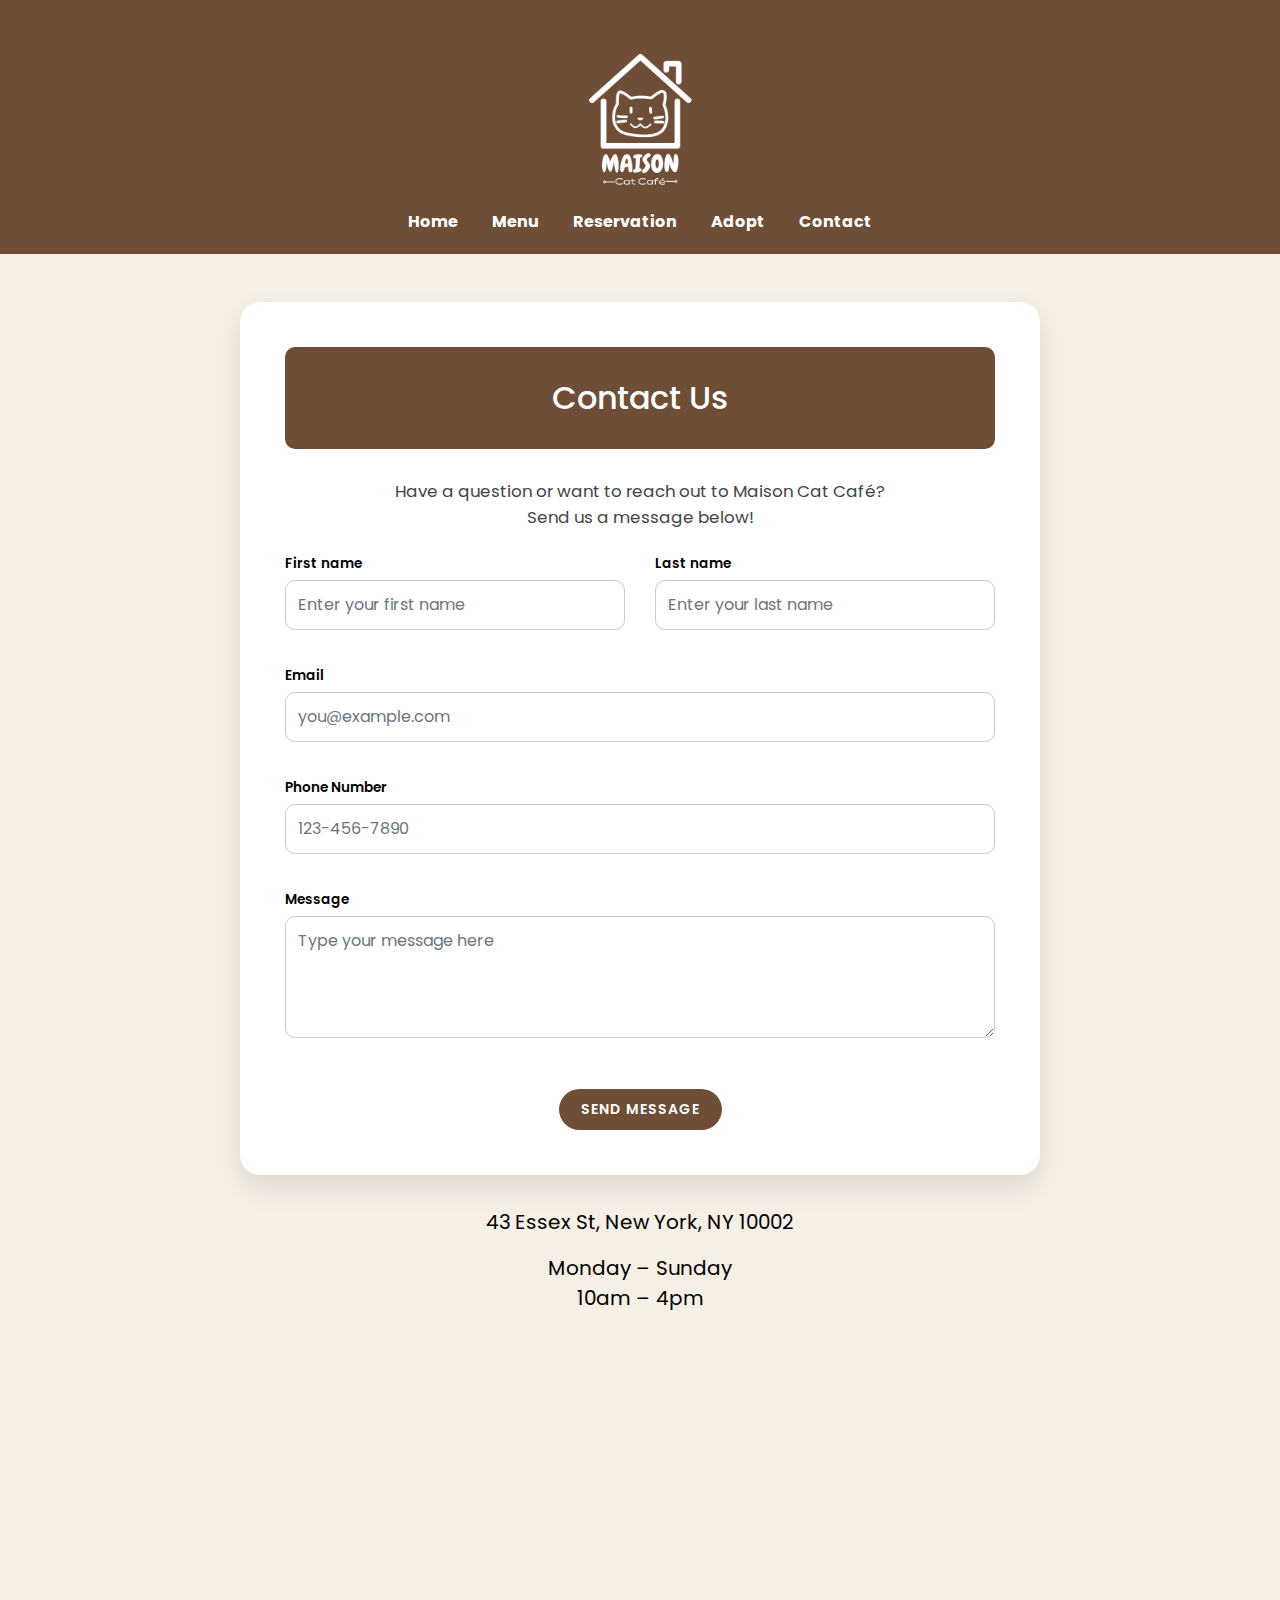
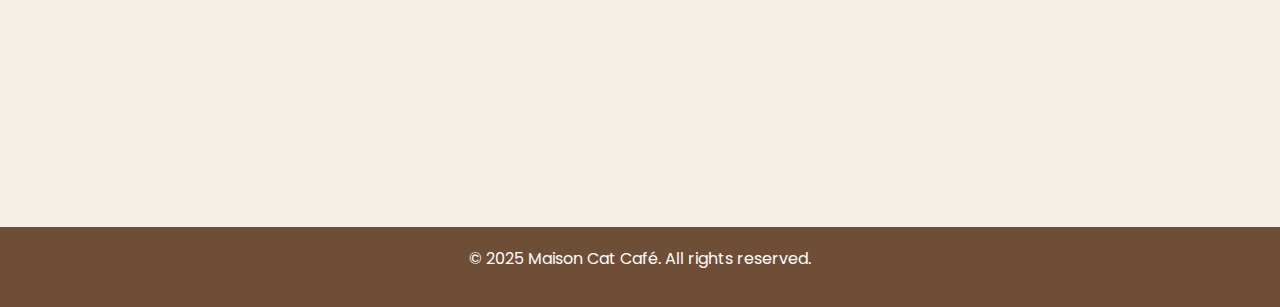
<file: contact.html>
<!DOCTYPE html>
<html lang="en">
<head>
 <!-- Required meta tags -->
  <meta charset="utf-8">
  <meta name="viewport" content="width=device-width, initial-scale=1, shrink-to-fit=no">

  <title>Maison Cat Café</title>
  
  <link rel="stylesheet" href="https://stackpath.bootstrapcdn.com/bootstrap/4.1.3/css/bootstrap.min.css">
  <link rel="stylesheet" href="catcaffe.css">

<link rel="preconnect" href="https://fonts.googleapis.com">
<link rel="preconnect" href="https://fonts.gstatic.com" crossorigin>
<link href="https://fonts.googleapis.com/css2?family=Poppins:ital,wght@0,100;0,200;0,300;0,400;0,500;0,600;0,700;0,800;0,900;1,100;1,200;1,300;1,400;1,500;1,600;1,700;1,800;1,900&display=swap" rel="stylesheet">
</head>

<body>
<main>
<header>
  <a href="index.html" ><img src="images/logo.png" alt="Maison Cat Café Logo" width="190" height="190"></a>
  <nav class="nav-links">
    <a href="index.html">Home</a>
    <a href="menu.html">Menu</a>
    <a href="reservation.html">Reservation</a>
    <a href="adopt.html">Adopt</a>
    <a href="contact.html" class="active">Contact</a>
  </nav>
</header>

<section class="form-signin w-100 m-auto pt-5 mt-5">
  <div class="contact-card">
  <h2>Contact Us</h2>

  <p class="text-center mb-4">
    Have a question or want to reach out to Maison Cat Café? <br>Send us a message below!
  </p>

  <form class="needs-validation" action="submit_contact.html" method="post">
    <div class="row">
      <div class="col-md-6 mb-3">
        <label for="firstName">First name</label>
        <input type="text" class="form-control" id="firstName" placeholder="Enter your first name" required>
      </div>

      <div class="col-md-6 mb-3">
        <label for="lastName">Last name</label>
        <input type="text" class="form-control" id="lastName" placeholder="Enter your last name" required>
      </div>
    </div>

    <div class="mb-3">
      <label for="email">Email</label>
      <input type="email" class="form-control" id="email" placeholder="you@example.com" required>
    </div>

    <div class="mb-3">
      <label for="phone">Phone Number</label>
      <input type="tel" class="form-control" id="phone" placeholder="123-456-7890" pattern="^\d{3}-\d{3}-\d{4}$" required>
    </div>

    <div class="mb-3">
      <label for="message">Message</label>
      <textarea class="form-control" id="message" rows="4" placeholder="Type your message here" required></textarea>
    </div>

    <button class="btn btn-secondary btn-lg btn-block" type="submit">Send Message</button>
    
  </form>
  </div>
</section>

<section class="location">
  <p>43 Essex St, New York, NY 10002</p>
  <p>Monday – Sunday <br> 10am – 4pm</p>
  <iframe src="https://www.google.com/maps/embed?pb=!1m18!1m12!1m3!1d6048.150368249252!2d-73.99217852378477!3d40.71636137139317!2m3!1f0!2f0!3f0!3m2!1i1024!2i768!4f13.1!3m3!1m2!1s0x89c25a29fd2a44a5%3A0x41f62497214233eb!2s43%20Essex%20St%2C%20New%20York%2C%20NY%2010002!5e0!3m2!1sen!2sus!4v1771037205736!5m2!1sen!2sus" width="600" height="450" style="border:0;" allowfullscreen="" loading="lazy" referrerpolicy="no-referrer-when-downgrade"></iframe>
</section>
</main>



<footer>
  <p> &copy; 2025 Maison Cat Café. All rights reserved.</p>
</footer>

</body>
</html>
</file>
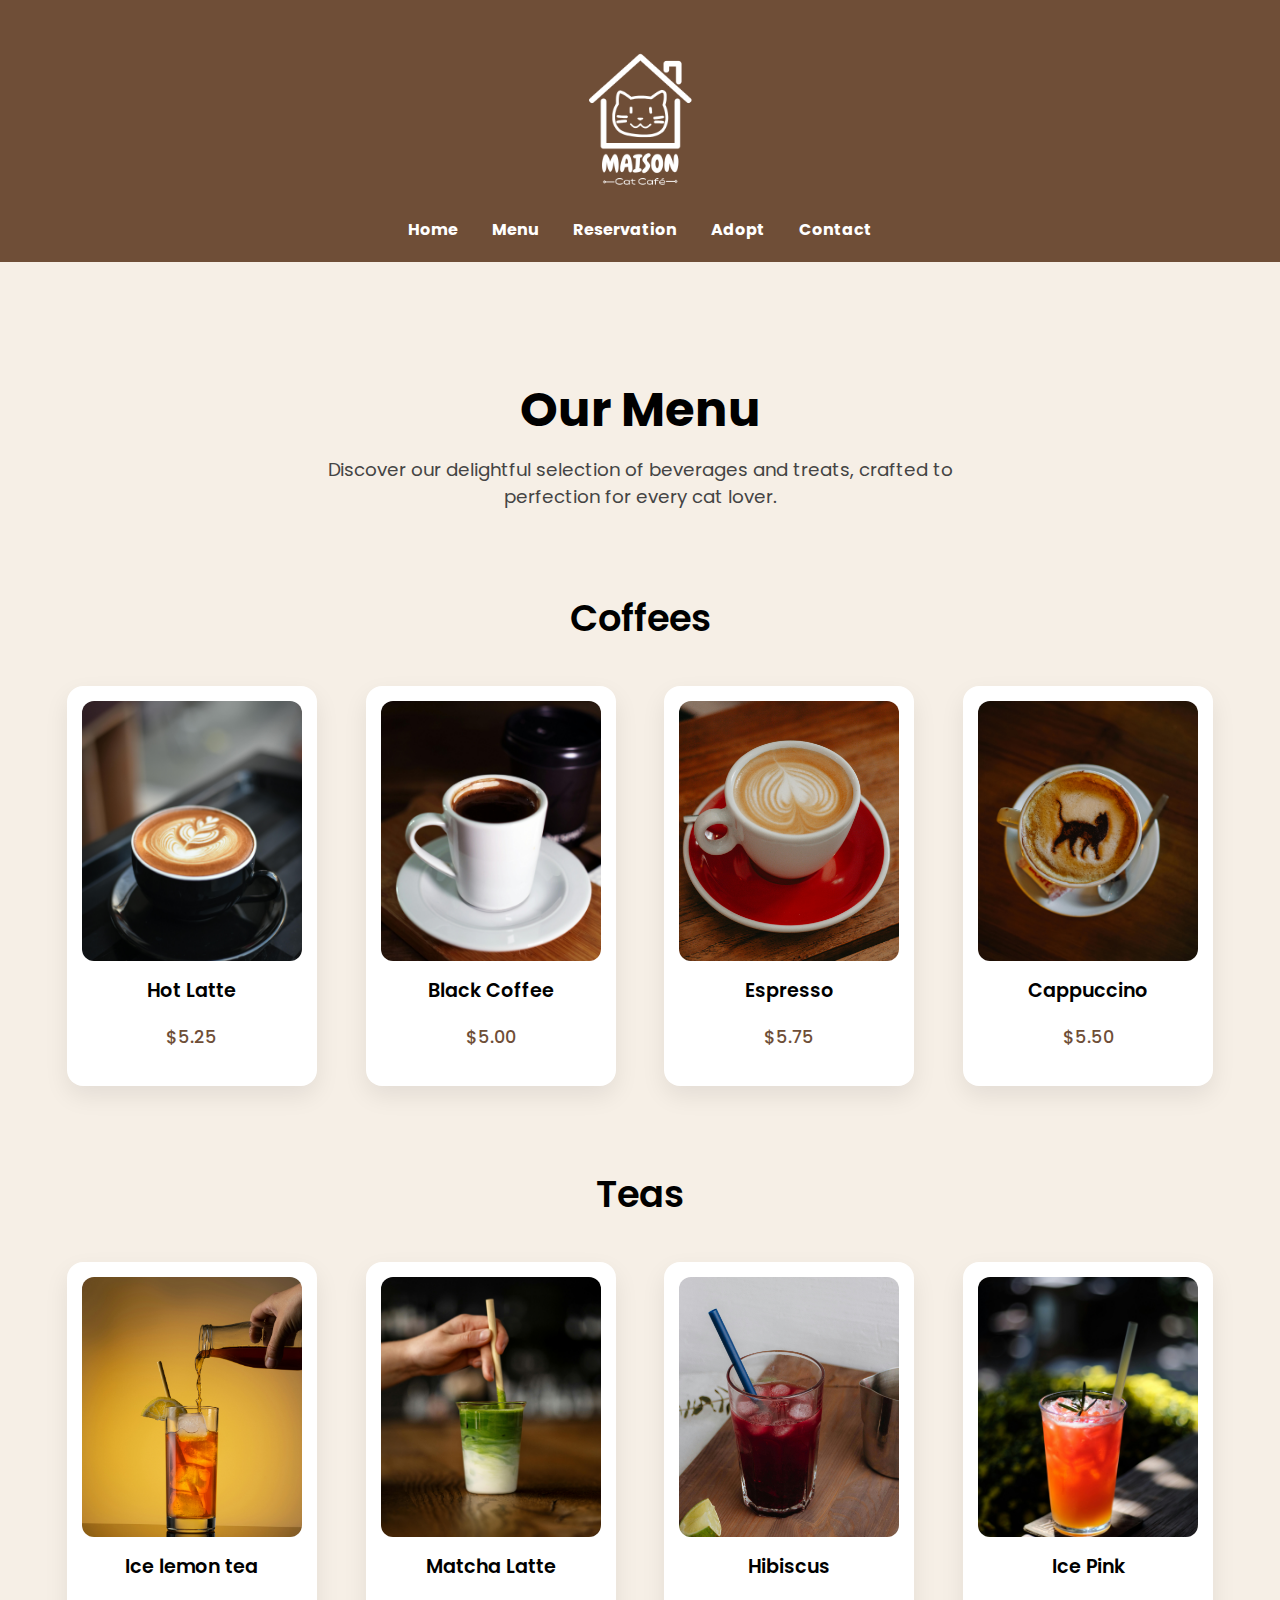
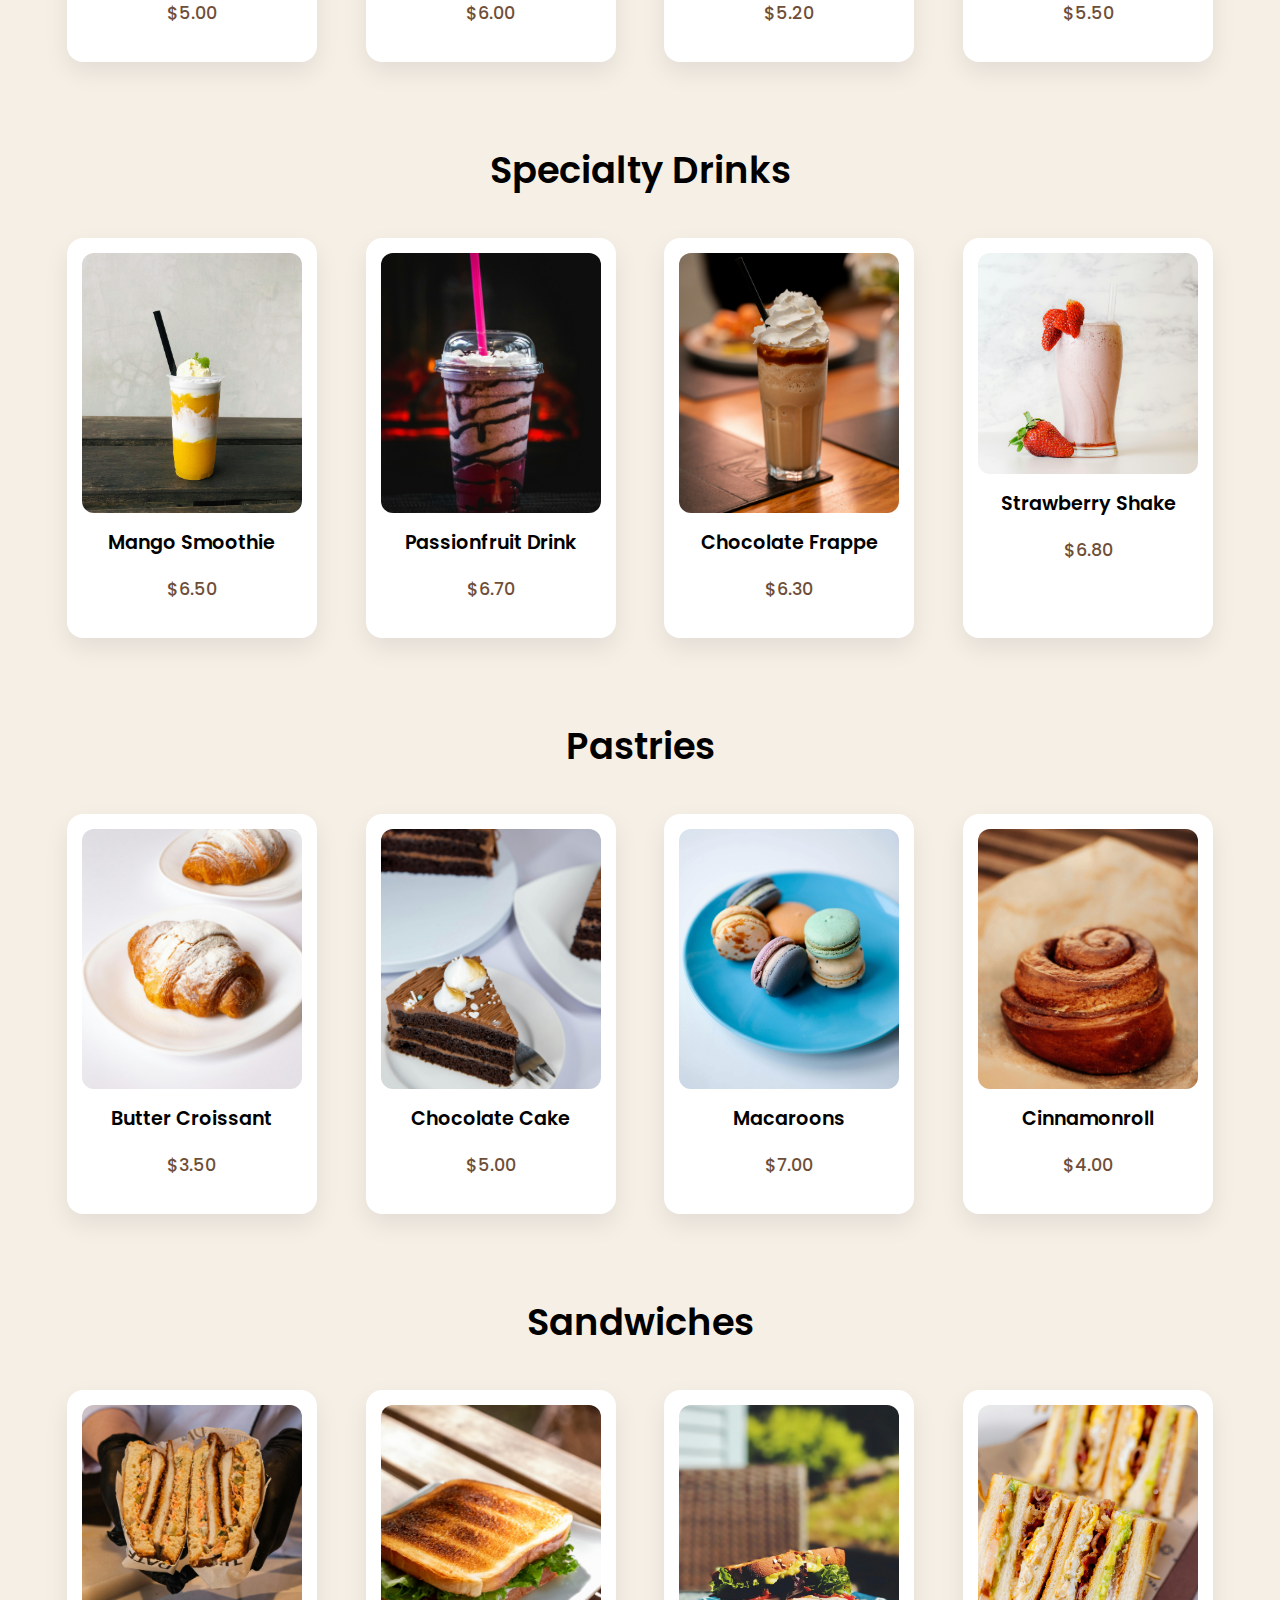
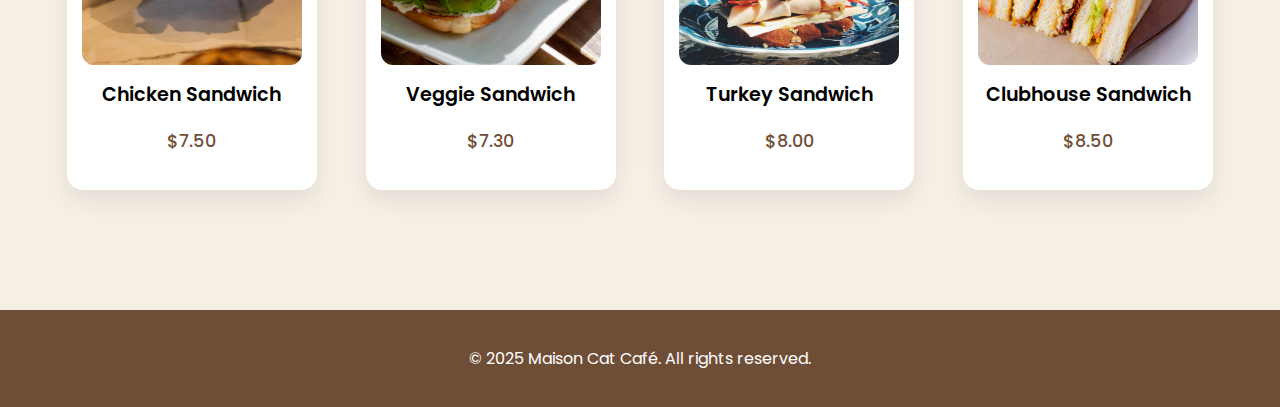
<file: menu.html>
<!DOCTYPE html>
<html lang="en">
<head>
 <!-- Required meta tags -->
  <meta charset="utf-8">
  <meta name="viewport" content="width=device-width, initial-scale=1, shrink-to-fit=no">

  <title>Maison Cat Café </title>
  <link rel="stylesheet" href="catcaffe.css">

  <link rel="preconnect" href="https://fonts.googleapis.com">
  <link rel="preconnect" href="https://fonts.gstatic.com" crossorigin>
  <link href="https://fonts.googleapis.com/css2?family=Poppins:ital,wght@0,100;0,200;0,300;0,400;0,500;0,600;0,700;0,800;0,900;1,100;1,200;1,300;1,400;1,500;1,600;1,700;1,800;1,900&display=swap" rel="stylesheet">

</head>
<body>

<main>
<header>
  <a href="index.html" ><img src="images/logo.png" alt="Maison Cat Café Logo" width="190" height="190"></a>
  <nav>
    <a href="index.html">Home</a>
    <a href="menu.html" class="active">Menu</a>
    <a href="reservation.html">Reservation</a>
    <a href="adopt.html">Adopt</a>
    <a href="contact.html">Contact</a>
  </nav>
</header>


<section class="menu-content">
  <h1>Our Menu</h1>
  <p>Discover our delightful selection of beverages and treats, crafted to perfection for every cat lover.</p>
  <h2>Coffees</h2>
  <section class="coffees">
  <div class="menu-card">
    <img src="images/coffee.jpg" alt="Hot Latte" >
    <h3>Hot Latte</h3>
    <p>$5.25</p>
  </div>

  <div class="menu-card">
    <img src="images/blackcoffe.jpg" alt="Black coffe" >
    <h3>Black Coffee</h3>
    <p>$5.00</p>
  </div>

  <div class="menu-card">
    <img src="images/espresso.jpg" alt="Espresso" >
    <h3>Espresso</h3>
    <p>$5.75</p>
  </div>

  <div class="menu-card">
    <img src="images/cappuccino.jpg" alt="Cappuccino" >
    <h3>Cappuccino</h3>
    <p>$5.50</p>
  </div>
  </section>

  <h2>Teas</h2>
  <section class="teas">
  <div class="menu-card">
    <img src="images/icetea.jpg" alt="Ice Tea" >
    <h3>Ice lemon tea</h3>
    <p>$5.00</p>
  </div>

  <div class="menu-card">
    <img src="images/matchalatte.jpg" alt="Matcha" >
    <h3>Matcha Latte</h3>
    <p>$6.00</p>
  </div>

  <div class="menu-card">
    <img src="images/hibiscus.jpg" alt="hibiscus Tea" >
    <h3>Hibiscus</h3>
    <p>$5.20</p>
  </div>

  <div class="menu-card">
    <img src="images/pinkdrink.jpg" alt="Pink Drink" >
    <h3>Ice Pink</h3>
    <p>$5.50</p>
  </div>
  </section>

  <h2>Specialty Drinks</h2>
  <section class="specialty">
  <div class="menu-card">
    <img src="images/mangodrink.jpg" alt="Mango Drink" >
    <h3>Mango Smoothie</h3>
    <p>$6.50</p>
  </div>

  <div class="menu-card">
    <img src="images/passionfuit.jpg" alt="Passionfruit Drink" >
    <h3>Passionfruit Drink</h3>
    <p>$6.70</p>
  </div>

  <div class="menu-card">
    <img src="images/chocolatedrink.jpg" alt="Chocolate Drink" >
    <h3>Chocolate Frappe</h3>
    <p>$6.30</p>
  </div>
  
  <div class="menu-card">
    <img src="images/strawberrydrink.jpg" alt="Strawberry Drink" >
    <h3>Strawberry Shake</h3>
    <p>$6.80</p>
  </div>
  </section>

  <h2>Pastries</h2>
  <section class="pastries">
  <div class="menu-card">
    <img src="images/croissant.jpg" alt="Pastry Icon">
    <h3>Butter Croissant</h3>
    <p>$3.50</p>
  </div>  

  <div class="menu-card">
    <img src="images/chocolatecake.jpg" alt="Chocolate Cake">
    <h3>Chocolate Cake</h3>
    <p>$5.00</p>
  </div>
  <div class="menu-card">
    <img src="images/macaroons.jpg" alt="Macaroons">
    <h3>Macaroons</h3>
    <p>$7.00</p>
  </div>

  <div class="menu-card">
    <img src="images/cinnamonroll.jpg" alt="Cinnamonroll">
    <h3>Cinnamonroll</h3>
    <p>$4.00</p>
  </div>
  </section>

  <h2>Sandwiches</h2>
  <section class="sandwiches">
  <div class="menu-card">
    <img src="images/chickensandwich.jpg" alt="Chicken Sandwich">
    <h3>Chicken Sandwich</h3>
    <p>$7.50</p>
  </div>

  <div class="menu-card">
    <img src="images/veggiesandwich.jpg" alt="Veggie Sandwich">
    <h3>Veggie Sandwich</h3>
    <p>$7.30</p>
  </div>

  <div class="menu-card">
    <img src="images/turkeysandwich.jpg" alt="Turkey Sandwich">
    <h3>Turkey Sandwich</h3>
    <p>$8.00</p>
  </div>

  <div class="menu-card">
    <img src="images/clubhouse.jpg" alt="Clubhouse Sandwich">
    <h3>Clubhouse Sandwich</h3>
    <p>$8.50</p>
  </div>
  </section>


</section>
</main>

<footer>
  <p> &copy; 2025 Maison Cat Café. All rights reserved.</p>
</footer>

</body>
</html>
</file>
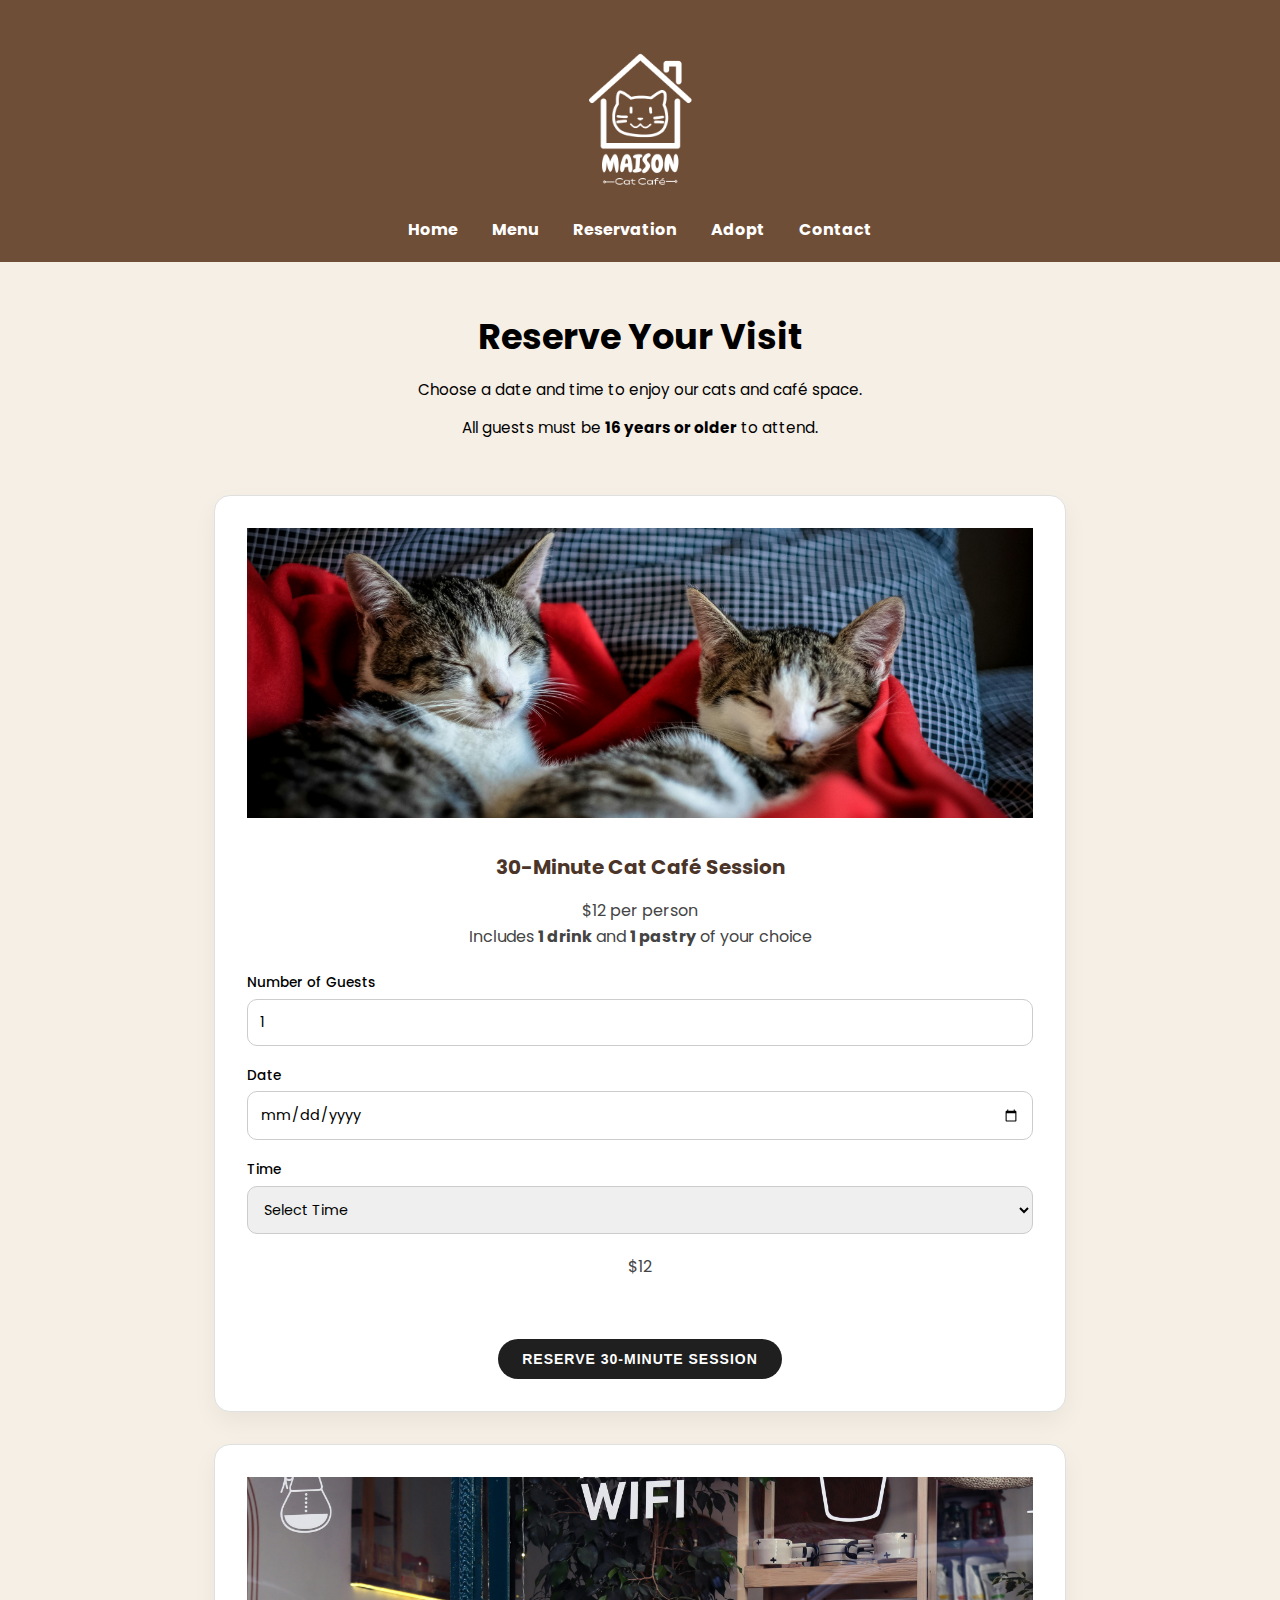
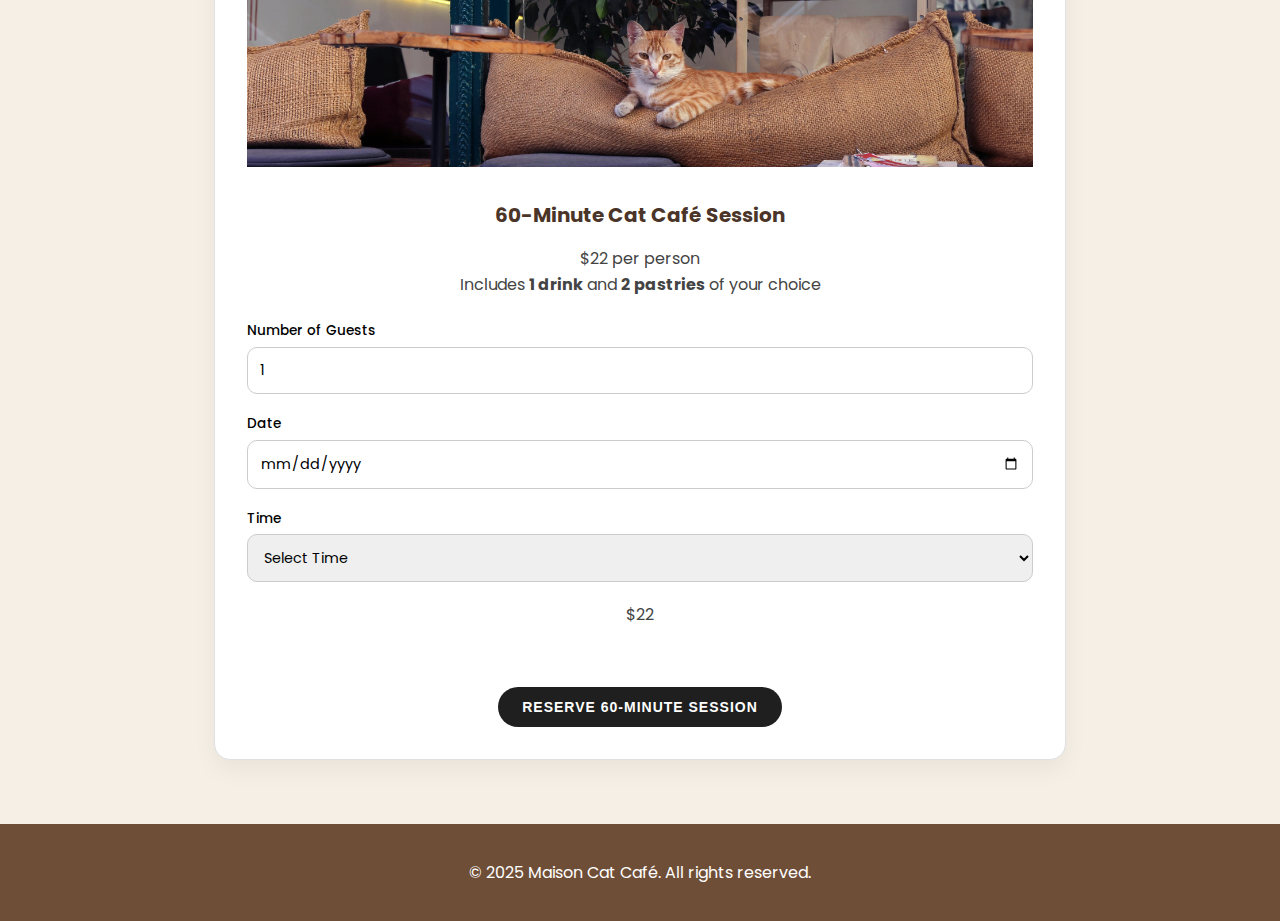
<file: reservation.html>
<!DOCTYPE html>
<html lang="en">
<head>
 <!-- Required meta tags -->
  <meta charset="utf-8">
  <meta name="viewport" content="width=device-width, initial-scale=1, shrink-to-fit=no">

  <title>Maison Cat Café</title>
  <link rel="stylesheet" href="catcaffe.css">

  <link rel="preconnect" href="https://fonts.googleapis.com">
  <link rel="preconnect" href="https://fonts.gstatic.com" crossorigin>
  <link href="https://fonts.googleapis.com/css2?family=Poppins:ital,wght@0,100;0,200;0,300;0,400;0,500;0,600;0,700;0,800;0,900;1,100;1,200;1,300;1,400;1,500;1,600;1,700;1,800;1,900&display=swap" rel="stylesheet">

</head>

<body>

<header>
  <a href="index.html" ><img src="images/logo.png" alt="Maison Cat Café Logo" width="190" height="190"></a>
  <nav>
    <a href="index.html">Home</a>
    <a href="menu.html">Menu</a>
    <a href="reservation.html" class="active">Reservation</a>
    <a href="adopt.html">Adopt</a>
    <a href="contact.html">Contact</a>
  </nav>
</header>

<main class="reservation">
<div class="title">
<h1>Reserve Your Visit</h1>
<p>Choose a date and time to enjoy our cats and café space.</p>
<p class="text-center mb-4 fw-semibold">
  All guests must be <strong>16 years or older</strong> to attend.
</p>
</div>

<div class="session" >
  <div class="card h-100">
    <img class="card-img-top" src="images/session30.jpg" alt="30 minute session">
    <div class="card-body">
      <h4 class="card-title">30-Minute Cat Café Session</h4>

      <p class="card-text">
        $12 per person<br>
        Includes <strong>1 drink</strong> and <strong>1 pastry</strong> of your choice
      </p>

      <form class="reservation-form" data-price="12">
        <div class="mb-2">
          <label class="form-label">Number of Guests</label>
          <input type="number" min="1" value="1" class="form-control guests" required>
        </div>

        <div class="mb-2">
          <label class="form-label">Date</label>
          <input type="date" class="form-control date" required>
        </div>

        <div class="mb-3">
          <label class="form-label">Time</label>
          <select class="form-control time" required>
            <option value="">Select Time</option>
            <option>10:00 AM</option>
            <option>10:30 AM</option>
            <option>11:00 AM</option>
            <option>11:30 AM</option>
            <option>12:00 PM</option>
            <option>12:30 PM</option>
            <option>1:00 PM</option>
            <option>1:30 PM</option>
            <option>2:00 PM</option>
            <option>2:30 PM</option>
            <option>3:00 PM</option>
            <option>3:30 PM</option>
          </select>
        </div>

        <p class="fw-bold total-price">$12</p>

        <button type="submit" class="btn">
          Reserve 30-Minute Session
        </button>
      </form>
    </div>
  </div>
</div>

<div class="session" >
  <div class="card h-100">
    <img class="card-img-top" src="images/session60.jpg" alt="60 minute session">
    <div class="card-body">
      <h4 class="card-title">60-Minute Cat Café Session</h4>

      <p class="card-text">
        $22 per person<br>
        Includes <strong>1 drink</strong> and <strong>2 pastries</strong> of your choice
      </p>

      <form class="reservation-form" data-price="22">
        <div class="mb-2">
          <label class="form-label">Number of Guests</label>
          <input type="number" min="1" value="1" class="form-control guests" required>
        </div>

        <div class="mb-2">
          <label class="form-label">Date</label>
          <input type="date" class="form-control date" required>
        </div>

        <div class="mb-3">
          <label class="form-label">Time</label>
          <select class="form-control time" required>
            <option value="">Select Time</option>
            <option>10:00 AM</option>
            <option>10:30 AM</option>
            <option>11:00 AM</option>
            <option>11:30 AM</option>
            <option>12:00 PM</option>
            <option>12:30 PM</option>
            <option>1:00 PM</option>
            <option>1:30 PM</option>
            <option>2:00 PM</option>
            <option>2:30 PM</option>
            <option>3:00 PM</option>
          </select>
        </div>

        <p class="fw-bold total-price">$22</p>

        <button type="submit" class="btn">
          Reserve 60-Minute Session
        </button>
      </form>
    </div>
  </div>
</div>
    


<!-- Card Payment Modal -->
<div id="paymentModal" class="modal-overlay" action="confirmation.html" method="post">
  <div class="modal-content">
    <span class="close-btn">&times;</span>
    <h2>Payment Information</h2>
    <form id="paymentForm">
      <div class="form-group">
        <label>Cardholder Name</label>
        <input type="text" name="name" placeholder="Mark Lee" required>
      </div>
      <div class="form-group">
        <label>Card Number</label>
        <input type="text" name="cardNumber" maxlength="16" placeholder="1111-2222-3333-4444" required>
      </div>
      <div class="form-group">
        <label>Expiration</label>
        <input type="month" name="expiry" required>
      </div>
      <div class="form-group">
        <label>CVV</label>
        <input type="text" name="cvv" maxlength="3" placeholder="654" required>
      </div>
      <div class="form-group">
        <label>Email</label>
        <input type="email" name="email"  placeholder="you@example.com" required>
      </div>
      <button type="submit" class="btn">Submit Payment</button>
    </form>
  </div>
</div>





</main>


<footer>
  <p> &copy; 2025 Maison Cat Café. All rights reserved.</p>
</footer>

<script>
  document.querySelectorAll('.reservation-form').forEach(form => {
    const guestsInput = form.querySelector('.guests');
    const priceText = form.querySelector('.total-price');
    const basePrice = parseInt(form.dataset.price);

    function updatePrice() {
      const guests = guestsInput.value || 1;
      priceText.textContent = `$${guests * basePrice}`;
    }

    guestsInput.addEventListener('input', updatePrice);

    form.addEventListener('submit', e => {
      e.preventDefault();
      showSuccessModal();
      form.reset();
      updatePrice();
    });

    updatePrice();
  });
</script>

<script>
  const forms = document.querySelectorAll('.reservation-form');
  const modal = document.getElementById('paymentModal');
  const closeBtn = modal.querySelector('.close-btn');
  const paymentForm = document.getElementById('paymentForm');

  forms.forEach(form => {
    form.addEventListener('submit', e => {
      e.preventDefault();
      modal.style.display = 'flex';
    });
  });

  closeBtn.addEventListener('click', () => {
    modal.style.display = 'none';
  });

  paymentForm.addEventListener('submit', e => {
    e.preventDefault();

    window.location.href = 'confirmation.html';
  });

  window.addEventListener('click', e => {
    if (e.target === modal) {
      modal.style.display = 'none';
    }
  });
</script>


</body>
</html>
</file>
<file: catcaffe.css>
body {
  margin: 0;
  font-family: 'Poppins', sans-serif;
  background-color: #f6efe6;
  color: black;
}

header {
  background-color: #6f4e37;
  padding: 20px;
  padding-top: auto;
  text-align: center;
  color: white;
}

h1, h2, h3 {
  font-family: 'Poppins', sans-serif;
}

nav a {
  color: white;
  margin: 0 15px;
  text-decoration: none;
  font-weight: bold;
}


.hero {
  position: relative;
  height: 90vh;
  width: 100%;
  overflow: hidden;
}

.hero video {
  position: absolute;
  width: 100%;
  height: 100%;
  object-fit: cover; 
  z-index: -1;
}

.hero-content {
  position: relative;
  z-index: 1;
  height: 100%;
  display: flex;
  flex-direction: column;
  justify-content: center;
  align-items: center;
  text-align: center;
  padding: 2rem;
  color: white;
}

.hero-content h1 {
  font-size: 80px;
}

.mission {
  background-color: #e0c097;
  padding: 40px 20px;
  text-align: center;
  padding: 20px;
  font-family: 'Poppins', sans-serif;
}

.mission-card {
  background-color: white;
  padding: 20px;
  width: 850px;
  border-radius: 10px;
  margin: auto;
}

.features {
  display: flex;
  gap: 2rem;
  padding: 4rem 2rem;
  justify-content: center;
  background-color: #f7efe6; 
}

.card {
  background: white;
  width: 320px;
  height: 480px;
  border-radius: 16px;
  padding-bottom: 1.5rem;
  text-decoration: none;
  color: black;
  box-shadow: 0 10px 25px rgba(0,0,0,0.05);
  transition: transform 0.3s ease, box-shadow 0.3s ease;
  overflow: hidden;
}

.card img {
  width: 100%;
  height: 290px;
  object-fit: cover;
}

.card h3 {
  margin: 1rem;
  font-size: 1.4rem;
  text-align: center;
}

.card p {
  margin: 0 1rem 1.5rem 1rem;
  color: #444444;
  line-height: 1.6;
  text-align: center;
}

.card .link {
  display: block;
  margin: 1rem;
  font-weight: 600;
  color: #2f4f4f; 
  text-align: center;
}

.card:hover {
  transform: translateY(-8px);
  box-shadow: 0 20px 30px rgba(0,0,0,0.1);
}


.btn {
  display: block;
  margin: 15px auto 0;
  padding: 10px 22px;
  font-size: 14px;
  font-weight: 600;
  letter-spacing: 1px;
  text-transform: uppercase;

  border-radius: 30px;
  background: #1f1f1f;
  color: white;
  text-decoration: none;

  transition: all 0.35s ease;
  border: 2px solid transparent;
  width: fit-content;
}

.btn:hover {
  background: transparent;
  color: #1f1f1f;
  border: 2px solid #1f1f1f;
  transform: translateY(-3px);
  box-shadow: 0 8px 20px rgba(0,0,0,0.15);
}

.btn:active {
  transform: scale(0.95);
}

.btn:hover {
  box-shadow: 0 0 12px rgba(0,0,0,0.25);
}




/* Styles for menu page */

.menu-content {
  max-width: 1200px;
  margin: 0 auto;
  padding: 80px 20px;
  text-align: center;
}

.menu-content h1 {
  font-size: 3rem;
  font-weight: 700;
  margin-bottom: 10px;
}

.menu-content p {
  font-size: 1.15rem;
  color: #444444;
  max-width: 700px;
  margin: 0 auto 60px auto;
}

.menu-content h2 {
  font-size: 2.3rem;
  margin: 80px 0 40px;
  color: black;
  font-weight: 600;
}

.coffees,
.teas,
.specialty,
.pastries,
.sandwiches {
  display: grid;
  grid-template-columns: repeat(auto-fit, minmax(220px, 1fr));
  gap: 35px;
  justify-items: center;
}

.menu-card {
  width: 250px;
  height: 400px;
  padding: 15px;
  border-radius: 16px;
  background-color: white;
  box-shadow: 0 10px 25px rgba(0,0,0,0.08);
  text-align: center;

  display: flex;
  flex-direction: column;
  justify-content: space-between;

  transition: transform 0.3s ease, box-shadow 0.3s ease;
}

.menu-card img {
  width: 100%;
  height: 260px;
  object-fit: cover;
  border-radius: 12px;
}

.menu-card h3 {
  font-size: 1.2rem;
  font-weight: 600;
  margin-top: 15px;
}

.menu-card p {
  font-size: 1.1rem;
  font-weight: 500;
  color: #6f4e37;
}

.menu-card:hover {
  transform: translateY(-8px);
  box-shadow: 0 20px 35px rgba(0,0,0,0.15);
}




/* Styles for contact page */

/* Remove underline from active link */
.nav-links a {
  text-decoration: none;
  color: white;
}

.contact-card {
  background: #ffffff;
  max-width: 800px;   
  width: 100%;
  padding: 45px;      
  margin: auto;
  border-radius: 20px;
  box-shadow: 0 12px 30px rgba(0, 0, 0, 0.1);
}

.form-signin {
  max-width: 100%;
  padding: 0;
  margin: auto;
}

.form-signin h2 {
  background-color: #6f4e37;
  color: white;
  padding: 1em;
  text-align: center;
  border-radius: 10px;
  margin-bottom: 30px;
}

.form-signin p {
  text-align: center;
  margin-bottom: 30px;
  color: #444444;
  font-size: 1.05rem;
}

.form-signin label {
  font-weight: 600;
}

.form-control {
  border-radius: 10px;
  padding: 12px;
  border: 1px solid #cccccc;
}

.form-control:focus {
  border-color: #4b3428;
  box-shadow: 0 0 0 0.2rem rgba(128, 185, 90, 0.25);
}

.form-signin .btn {
  background-color: #6f4e37;
  border: none;
  color: white;
  transition: all 0.3s ease-in-out;
  border-radius: 25px;
}

.form-signin .btn:hover {
  background-color: #4b3428;
  transform: translateY(-2px);
  box-shadow: 0 8px 15px rgba(0,0,0,0.15);
}

.contact-hero img {
  border-radius: 20px;
}

.contact-section {
  padding-top: 50px;
  padding-bottom: 100px;
}

.location {
  font-family: 'Poppins', 'sans-serif';
  text-align: center;
  font-size: 20px;
  color: black;
  margin-top: 2rem;
}


/* contact thank you page */
.contact-thanks {
  max-width: 800px;
  margin: 120px auto 60px auto;
  text-align: center;
  padding: 20px;
  font-family: "Poppins", sans-serif;
}

.video-container {
  width: 100%;
  max-width: 600px;
  margin: 0 auto 30px auto;
  border-radius: 20px;
  overflow: hidden;
  box-shadow: 0 5px 20px rgba(0,0,0,0.15);
}

.video-container video {
  width: 100%;
  height: auto;
  display: block;
}

.contact-thanks h1 {
  font-size: 3rem;
  margin-top: 10px;
  margin-bottom: 10px;
  font-weight: 600;
}

.contact-thanks p {
  font-size: 1.15rem;
  color: #444444;
  margin-bottom: 25px;
}

.return-btn {
  border-radius: 40px;
  padding: 14px 30px;
  background-color: #6f4e37;
  border: none;
  color: white;
  transition: 0.3s;
}
.return-btn:hover {
  background-color: #4b3428;
  transform: scale(1.05);
  color: white;
}

.ml10 {
  position: relative;
  font-weight: 900;
  font-size: 4em;
}

.ml10 .text-wrapper {
  position: relative;
  display: inline-block;
  padding-top: 0.2em;
  padding-right: 0.05em;
  padding-bottom: 0.1em;
  overflow: hidden;
}

.ml10 .letter {
  display: inline-block;
  line-height: 1em;
  transform-origin: 0 0;
}



/* reservation styles */

* {
  box-sizing: border-box;
}

.reservation {
  max-width: 900px;
  margin: 3rem auto;
  padding: 0 1.5rem;
  font-family: 'Poppins', sans-serif;
  
}

.title {
  text-align: center;
  margin-bottom: 2.5rem;
}

.title h1 {
  margin-bottom: .25rem;
  font-size: 2.2rem;
}

.title p {
  color: black;
  font-size: .95rem;
}

.card {
  background: #fff;
  border: 1px solid #e0e0e0;
  border-radius: 16px;
  padding: 2rem;
  box-shadow: 0 10px 25px rgba(0,0,0,.05);
  height: fit-content;
  width: 100%;
}

form {
  display: grid;
  gap: 1.25rem;
}

.session {
  padding: 1rem 0;
}

.session h4 {
  margin-bottom: 1rem;
  font-size: 1.25rem;
  color: #4b3428;
  text-align: center;
}

label {
  font-size: .85rem;
  font-weight: 500;
  margin-bottom: .35rem;
  display: block;
}

input,
select{
  width: 100%;
  padding: .7rem .8rem;
  border-radius: 10px;
  border: 1px solid #ccc;
  font-family: inherit;
  font-size: .9rem;
}




/* Modal styles */
.modal-overlay {
  display: none; 
  position: fixed; 
  top: 0; left: 0;
  width: 100%; height: 100%;
  background: rgba(0,0,0,0.5);
  justify-content: center; 
  align-items: center;
  z-index: 1000;
}

.modal-content {
  background: #f6efe6;
  padding: 2rem;
  border-radius: 16px;
  max-width: 400px;
  width: 90%;
  position: relative;
}

.close-btn {
  position: absolute;
  top: 10px; right: 15px;
  font-size: 1.5rem;
  cursor: pointer;
}

.modal-content input {
  width: 100%;
  padding: .7rem;
  margin: .5rem 0 1rem 0;
  border-radius: 10px;
  border: 1px solid #ccc;
  font-size: .9rem;
}


/* Styles for reservation confirmation page */

.confirmation-page {
  max-width: 800px;
  margin: 120px auto 60px auto;
  text-align: center;
  padding: 20px;
  font-family: "Poppins", sans-serif;
}


.confirmation-page h1 {
  font-size: 3rem;
  margin-top: 10px;
  margin-bottom: 10px;
  font-weight: 600;
}

.confirmation-page p {
  font-size: 1.15rem;
  color: #444444;
  margin-bottom: 25px;
}

.ml2 {
  font-weight: 900;
  font-size: 3.5em;
}

.ml2 .letter {
  display: inline-block;
  line-height: 1em;
}



/*styles for adopt page */

.container {
  max-width: 1200px;
  margin: 0 auto;
  padding: 40px 20px;
}

.fotorama {
  margin: 0 auto;
}

.gallery-wrapper {
  max-width: 1080px;
  margin: 0 auto 60px auto;
}

.adoption-section {
  max-width: 1100px;
  margin: 60px auto;
  padding: 0 20px;
  text-align: center;
  font-family: "Poppins", sans-serif;
}

.adoption-section h2 {
  font-size: 2.2rem;
  margin-bottom: 10px;
}

.adopt-text p {
  font-size: 1.1rem;
  color: black;
  max-width: 700px;
  margin: 0 auto 40px auto;
}
  
.adopt-text h2 {
  font-size: 2.5rem;
  margin-bottom: 20px;
}

.adoption-subtitle {
  font-size: 1rem;
  color: #3e3e3e;
  margin-bottom: 40px;
}

.adoption-grid {
  display: grid;
  grid-template-columns: repeat(auto-fit, minmax(240px, 1fr));
  gap: 24px;
}

.adoption-card {
  background: #ffffff;
  border-radius: 16px;
  padding: 24px;
  box-shadow: 0 10px 25px rgba(0,0,0,0.08);
  transition: transform 0.3s ease, box-shadow 0.3s ease;
}

.adoption-card:hover {
  transform: translateY(-6px);
  box-shadow: 0 15px 35px rgba(0,0,0,0.12);
}

.adoption-card h3 {
  font-size: 1.3rem;
  margin-bottom: 10px;
}

.adoption-card p {
  font-size: 0.95rem;
  color: #444444;
  margin-bottom: 20px;
}

.adoption-card a:hover {
  opacity: 0.9;
}

.shelter-logo {
  max-width: 150px;
  margin-top: 15px;
}






/* Responsive */

@media (max-width: 900px) {
  .features {
    flex-direction: column;
    align-items: center;
  }
  .mission-card {
    width: 90%;
  }
  .menu-content h1 {
    font-size: 2.4rem;
  }

  .menu-content h2 {
    font-size: 1.9rem;
  }

  .menu-card {
    width: 90%;
  }

  .session {
    grid-template-columns: 1fr;
  }

  .gallery-wrapper {
    max-width: 100%;
    margin-bottom: 40px;
  }

  .adopt-text h2 {
    font-size: 2.1rem;
  }

  .adopt-text p {
    font-size: 1rem;
    padding: 0 10px;
  }

  .contact-card {
    padding: 30px;
    border-radius: 16px;
  }
}




/* footer styles */

footer {
  text-align: center;
  padding: 20px;
  background-color: #6f4e37;
  color: white;
  margin-top: 40px;
}
</file>
